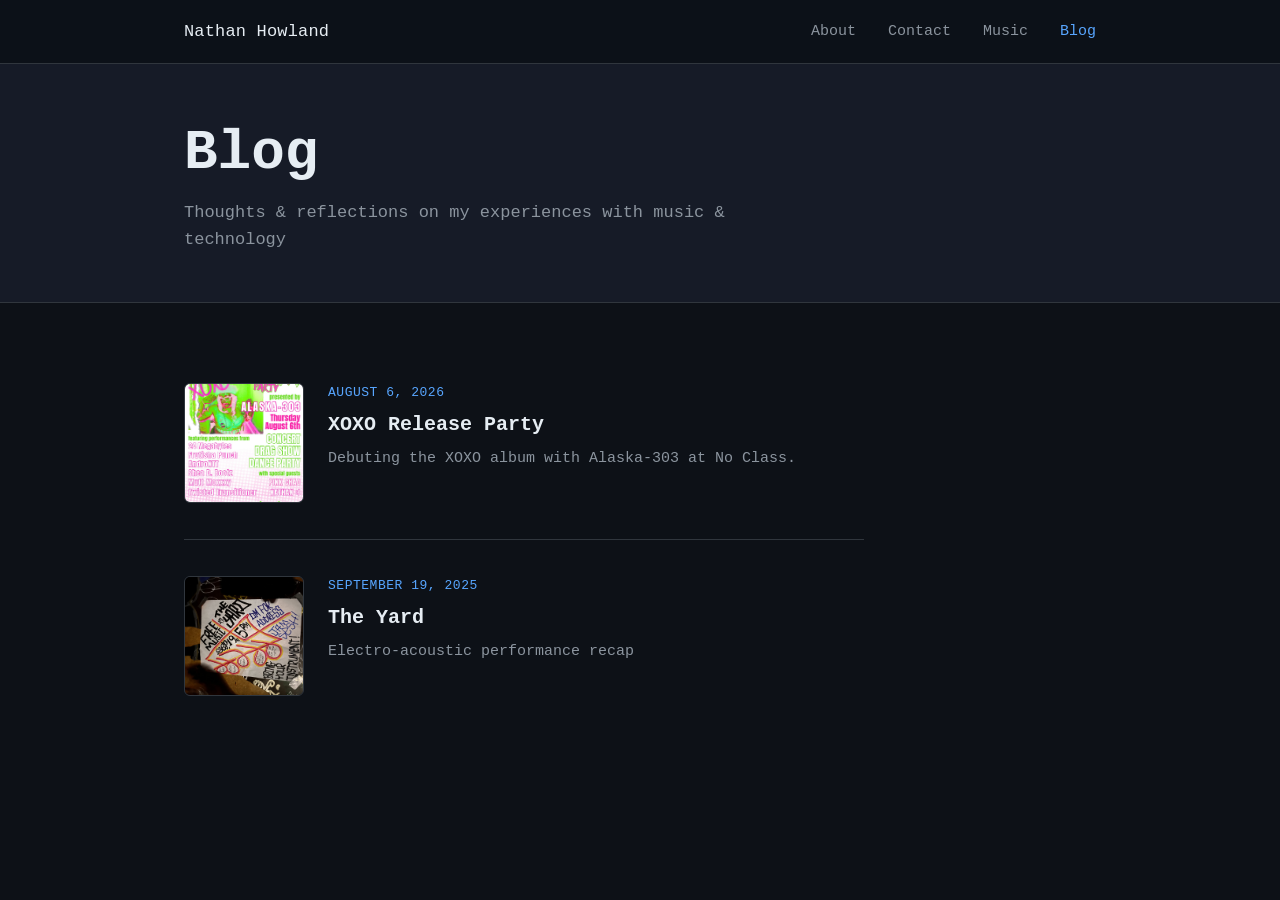
<file: blog.html>
<!DOCTYPE html>
<html lang="en">
<head>
    <meta charset="UTF-8">
    <meta name="viewport" content="width=device-width, initial-scale=1.0">
    <title>Blog &mdash; Nathan Howland</title>
    <link rel="stylesheet" href="css/style.css">
</head>
<body>

    <nav id="nav">
        <div class="nav-inner">
            <a class="nav-logo" href="index.html">Nathan Howland</a>
            <button class="nav-toggle" aria-label="Toggle navigation">
                <span></span><span></span><span></span>
            </button>
            <ul class="nav-links">
                <li><a href="index.html#about">About</a></li>
                <li><a href="index.html#contact">Contact</a></li>
                <li><a href="music.html">Music</a></li>
                <li class="nav-blog"><a href="blog.html" class="active">Blog</a></li>
            </ul>
        </div>
    </nav>

    <div class="page-header">
        <div class="container">
            <h1>Blog</h1>
            <p>Thoughts & reflections on my experiences with music & technology</p>
        </div>
    </div>

    <section class="section">
        <div class="container">
            <div id="post-list" class="blog-list">
                <p class="blog-loading">Loading posts&hellip;</p>
            </div>
        </div>
    </section>

    <script src="js/main.js"></script>
    <script>
        function formatDate(str) {
            const [y, m, d] = str.split('-').map(Number);
            return new Date(y, m - 1, d).toLocaleDateString('en-US', {
                year: 'numeric', month: 'long', day: 'numeric'
            });
        }

        fetch('blog/posts/posts.json')
            .then(r => r.json())
            .then(posts => {
                const list = document.getElementById('post-list');
                list.innerHTML = '';
                if (!posts.length) {
                    list.innerHTML = '<p>No posts yet.</p>';
                    return;
                }
                posts.slice().reverse().forEach(post => {
                    const el = document.createElement('article');
                    el.className = 'blog-entry';
                    const thumb = post.cover
                        ? '<img class="blog-entry-thumb" src="blog/posts/' + post.slug + '/images/' + post.cover + '" alt="" loading="lazy">'
                        : '';
                    el.innerHTML =
                        '<div class="blog-entry-inner">' +
                            thumb +
                            '<div class="blog-entry-content">' +
                                '<time>' + formatDate(post.date) + '</time>' +
                                '<h2><a href="post.html?post=' + encodeURIComponent(post.slug) + '">' + post.title + '</a></h2>' +
                                '<p class="blog-excerpt">' + post.description + '</p>' +
                            '</div>' +
                        '</div>';
                    list.appendChild(el);
                });
            })
            .catch(() => {
                document.getElementById('post-list').innerHTML =
                    '<p>Could not load posts. Serve the site over HTTP to use the blog (e.g. <code>python3 -m http.server</code>).</p>';
            });
    </script>
</body>
</html>
</file>
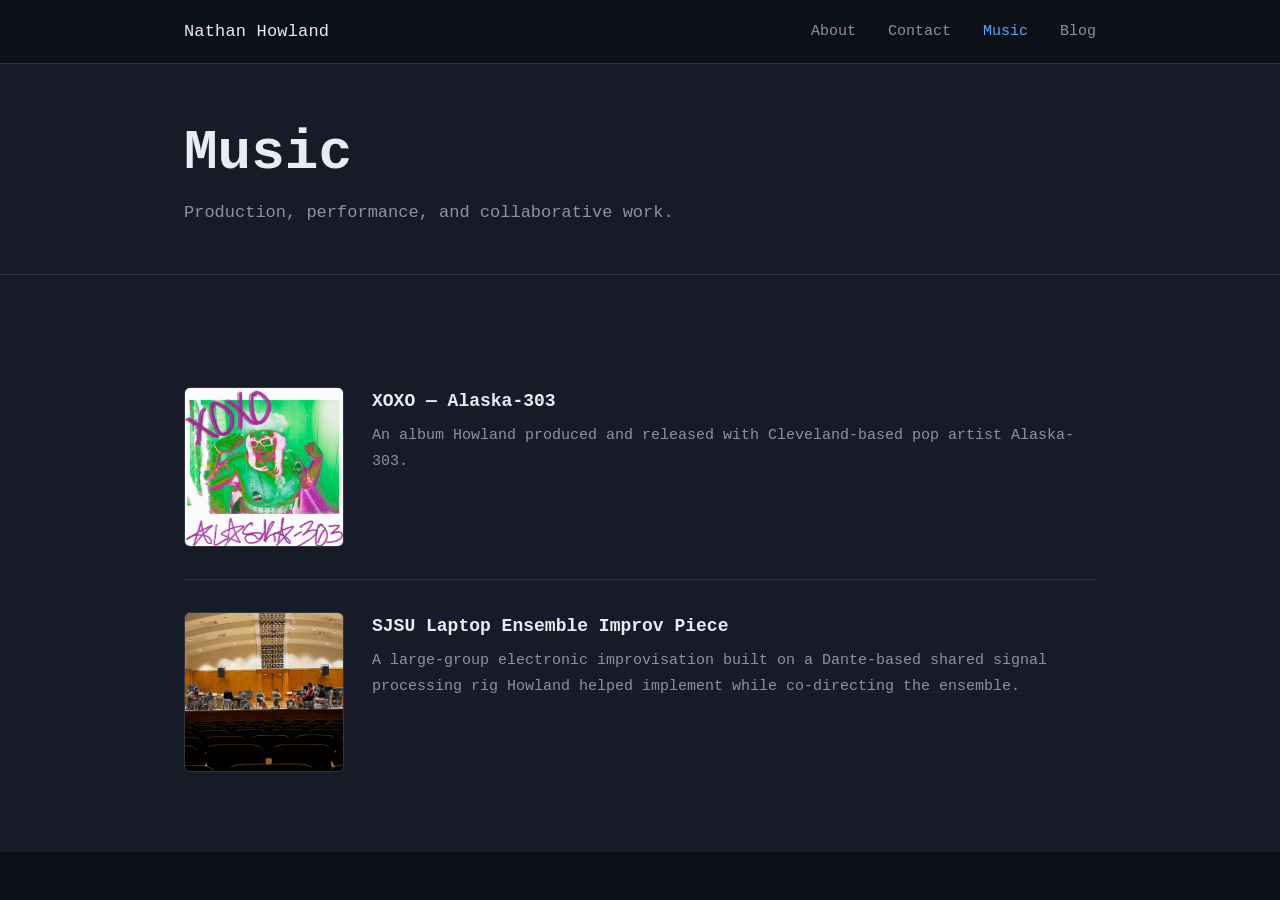
<file: music.html>
<!DOCTYPE html>
<html lang="en">
<head>
    <meta charset="UTF-8">
    <meta name="viewport" content="width=device-width, initial-scale=1.0">
    <title>Music &mdash; Nathan Howland</title>
    <link rel="stylesheet" href="css/style.css">
</head>
<body>

    <nav id="nav">
        <div class="nav-inner">
            <a class="nav-logo" href="index.html">Nathan Howland</a>
            <button class="nav-toggle" aria-label="Toggle navigation">
                <span></span><span></span><span></span>
            </button>
            <ul class="nav-links">
                <li><a href="index.html#about">About</a></li>
                <li><a href="index.html#contact">Contact</a></li>
                <li><a href="music.html" class="active">Music</a></li>
                <li class="nav-blog"><a href="blog.html">Blog</a></li>
            </ul>
        </div>
    </nav>

    <div class="page-header">
        <div class="container">
            <h1>Music</h1>
            <p>Production, performance, and collaborative work.</p>
        </div>
    </div>

    <section id="music" class="section">
        <div class="container">
            <div class="music-list">
                <a class="music-row" href="music/xoxo.html">
                    <img class="music-row-art" src="assets/music/xoxo.jpeg" alt="XOXO album cover">
                    <div class="music-row-text">
                        <h3>XOXO &mdash; Alaska-303</h3>
                        <p>An album Howland produced and released with Cleveland-based pop artist Alaska-303.</p>
                    </div>
                </a>
                <a class="music-row" href="music/laptop-ensemble.html">
                    <img class="music-row-art" src="assets/music/modlark.jpeg" alt="SJSU Laptop Ensemble performing">
                    <div class="music-row-text">
                        <h3>SJSU Laptop Ensemble Improv Piece</h3>
                        <p>A large-group electronic improvisation built on a Dante-based shared signal processing rig Howland helped implement while co-directing the ensemble.</p>
                    </div>
                </a>
            </div>
        </div>
    </section>

    <script src="js/main.js"></script>
</body>
</html>
</file>
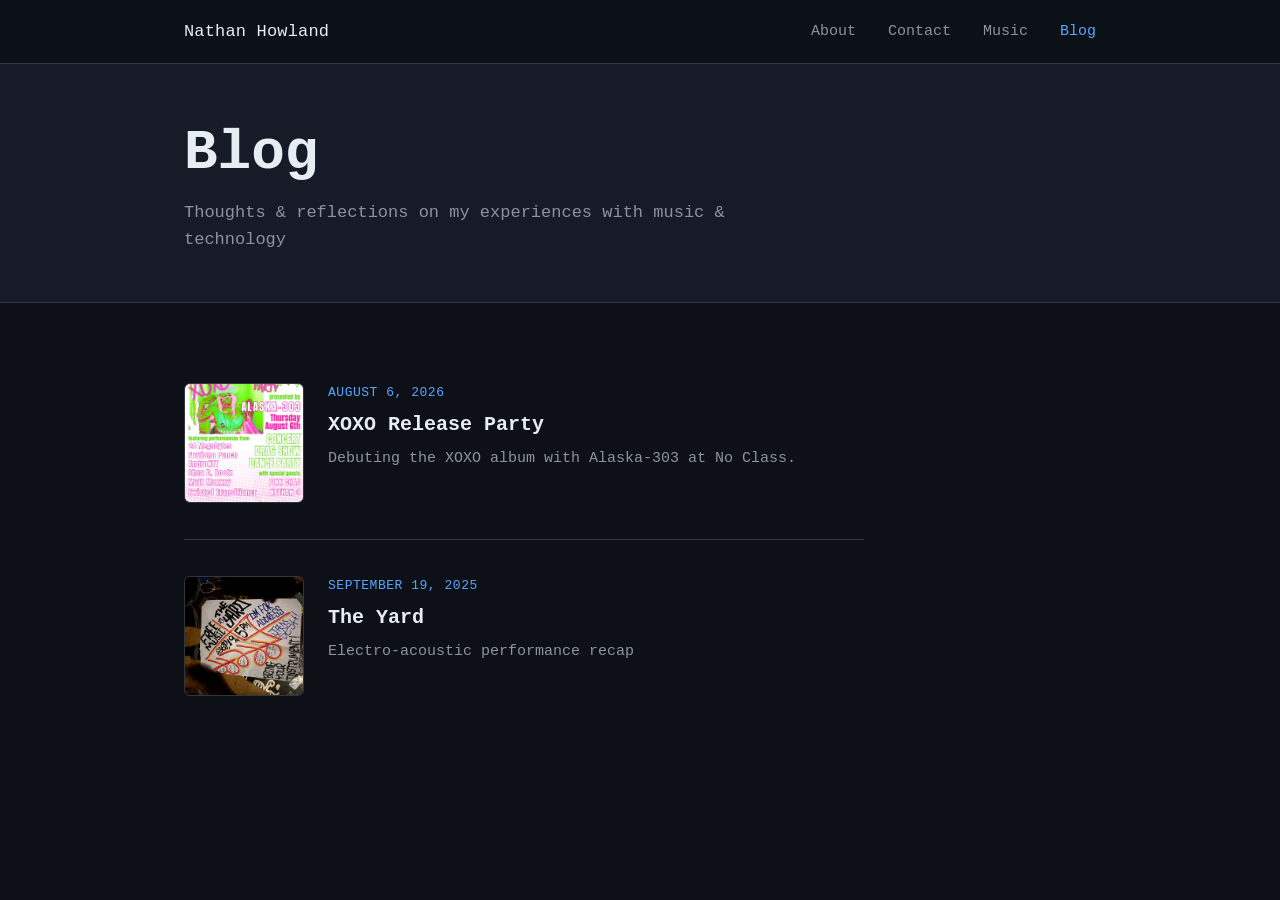
<file: post.html>
<!DOCTYPE html>
<html lang="en">
<head>
    <meta charset="UTF-8">
    <meta name="viewport" content="width=device-width, initial-scale=1.0">
    <title>Post &mdash; Nathan Howland</title>
    <link rel="stylesheet" href="css/style.css">
</head>
<body>

    <nav id="nav">
        <div class="nav-inner">
            <a class="nav-logo" href="index.html">Nathan Howland</a>
            <button class="nav-toggle" aria-label="Toggle navigation">
                <span></span><span></span><span></span>
            </button>
            <ul class="nav-links">
                <li><a href="index.html#about">About</a></li>
                <li><a href="index.html#contact">Contact</a></li>
                <li><a href="music.html">Music</a></li>
                <li class="nav-blog"><a href="blog.html">Blog</a></li>
            </ul>
        </div>
    </nav>

    <section class="section">
        <div class="container">
            <a href="blog.html" class="post-back">&larr; Back to Blog</a>
            <div class="post-header">
                <time id="post-date"></time>
                <h1 id="post-title">Loading&hellip;</h1>
            </div>
            <div id="post-body" class="post-body"></div>
            <a href="blog.html" class="post-back post-back-bottom">&larr; Back to Blog</a>
        </div>
    </section>

    <script src="js/main.js"></script>
    <script>
        function formatDate(str) {
            const [y, m, d] = str.split('-').map(Number);
            return new Date(y, m - 1, d).toLocaleDateString('en-US', {
                year: 'numeric', month: 'long', day: 'numeric'
            });
        }

        const params = new URLSearchParams(window.location.search);
        const slug = params.get('post');

        if (!slug) {
            window.location.href = 'blog.html';
        } else {
            Promise.all([
                fetch('blog/posts/posts.json').then(r => r.json()),
                fetch('blog/posts/' + slug + '/post.txt').then(r => r.text())
            ]).then(function(results) {
                const posts = results[0];
                const text = results[1];
                const meta = posts.find(function(p) { return p.slug === slug; }) || {};
                const imagesDir = 'blog/posts/' + slug + '/images/';

                document.title = (meta.title || 'Post') + ' — Nathan Howland';
                document.getElementById('post-title').textContent = meta.title || slug;
                if (meta.date) {
                    document.getElementById('post-date').textContent = formatDate(meta.date);
                }

                const body = document.getElementById('post-body');
                text.trim().split(/\n\n+/).forEach(function(block) {
                    const trimmed = block.trim();
                    if (!trimmed) return;

                    // Image tag: [image: filename.jpg] or [image: filename.jpg | caption]
                    const imgMatch = trimmed.match(/^\[image:\s*([^\]|]+?)(?:\|\s*([^\]]*))?\]$/i);
                    if (imgMatch) {
                        const figure = document.createElement('figure');
                        figure.className = 'post-figure';
                        const img = document.createElement('img');
                        img.src = imagesDir + imgMatch[1].trim();
                        img.alt = imgMatch[2] ? imgMatch[2].trim() : '';
                        img.className = 'post-img';
                        figure.appendChild(img);
                        if (imgMatch[2] && imgMatch[2].trim()) {
                            const cap = document.createElement('figcaption');
                            cap.textContent = imgMatch[2].trim();
                            figure.appendChild(cap);
                        }
                        body.appendChild(figure);
                        return;
                    }

                    // Image pair tag: [imagepair: a.jpg | b.jpg]
                    const pairMatch = trimmed.match(/^\[imagepair:\s*([^\]|]+?)\s*\|\s*([^\]|]+?)\]$/i);
                    if (pairMatch) {
                        const wrap = document.createElement('div');
                        wrap.className = 'post-imagepair';
                        [pairMatch[1], pairMatch[2]].forEach(function(name) {
                            const img = document.createElement('img');
                            img.src = imagesDir + name.trim();
                            img.alt = '';
                            wrap.appendChild(img);
                        });
                        body.appendChild(wrap);
                        return;
                    }

                    // Video tag: [video: path/to/file.mov] or [video: path | caption]
                    const videoMatch = trimmed.match(/^\[video:\s*([^\]|]+?)(?:\|\s*([^\]]*))?\]$/i);
                    if (videoMatch) {
                        const figure = document.createElement('figure');
                        figure.className = 'post-figure';
                        const video = document.createElement('video');
                        video.src = videoMatch[1].trim();
                        video.className = 'post-video';
                        video.controls = true;
                        video.preload = 'metadata';
                        video.playsInline = true;
                        figure.appendChild(video);
                        if (videoMatch[2] && videoMatch[2].trim()) {
                            const cap = document.createElement('figcaption');
                            cap.textContent = videoMatch[2].trim();
                            figure.appendChild(cap);
                        }
                        body.appendChild(figure);
                        return;
                    }

                    // Instagram embed: [instagram: url] or [instagram: url | caption]
                    const igMatch = trimmed.match(/^\[instagram:\s*([^\]|]+?)(?:\|\s*([^\]]*))?\]$/i);
                    if (igMatch) {
                        const shortcodeMatch = igMatch[1].trim().match(/\/(p|reel|tv)\/([^/?]+)/);
                        if (shortcodeMatch) {
                            const figure = document.createElement('figure');
                            figure.className = 'post-figure';
                            const wrap = document.createElement('div');
                            wrap.className = 'media-instagram-wrap';
                            const iframe = document.createElement('iframe');
                            iframe.src = 'https://www.instagram.com/' + shortcodeMatch[1] + '/' + shortcodeMatch[2] + '/embed';
                            iframe.allowFullscreen = true;
                            wrap.appendChild(iframe);
                            figure.appendChild(wrap);
                            if (igMatch[2] && igMatch[2].trim()) {
                                const cap = document.createElement('figcaption');
                                cap.textContent = igMatch[2].trim();
                                figure.appendChild(cap);
                            }
                            body.appendChild(figure);
                            return;
                        }
                    }

                    // Gallery tag: [gallery: a.jpg, b.jpg, c.jpg]
                    const galleryMatch = trimmed.match(/^\[gallery:\s*([^\]]+)\]$/i);
                    if (galleryMatch) {
                        const grid = document.createElement('div');
                        grid.className = 'post-gallery';
                        galleryMatch[1].split(',').forEach(function(name) {
                            const trimmedName = name.trim();
                            if (!trimmedName) return;
                            const img = document.createElement('img');
                            img.src = imagesDir + trimmedName;
                            img.alt = '';
                            img.loading = 'lazy';
                            grid.appendChild(img);
                        });
                        body.appendChild(grid);
                        return;
                    }

                    const p = document.createElement('p');
                    p.textContent = trimmed.replace(/\n/g, ' ');
                    body.appendChild(p);
                });
            }).catch(function() {
                document.getElementById('post-title').textContent = 'Post not found';
                document.getElementById('post-body').innerHTML = '<p>Could not load this post.</p>';
            });
        }
    </script>
</body>
</html>
</file>
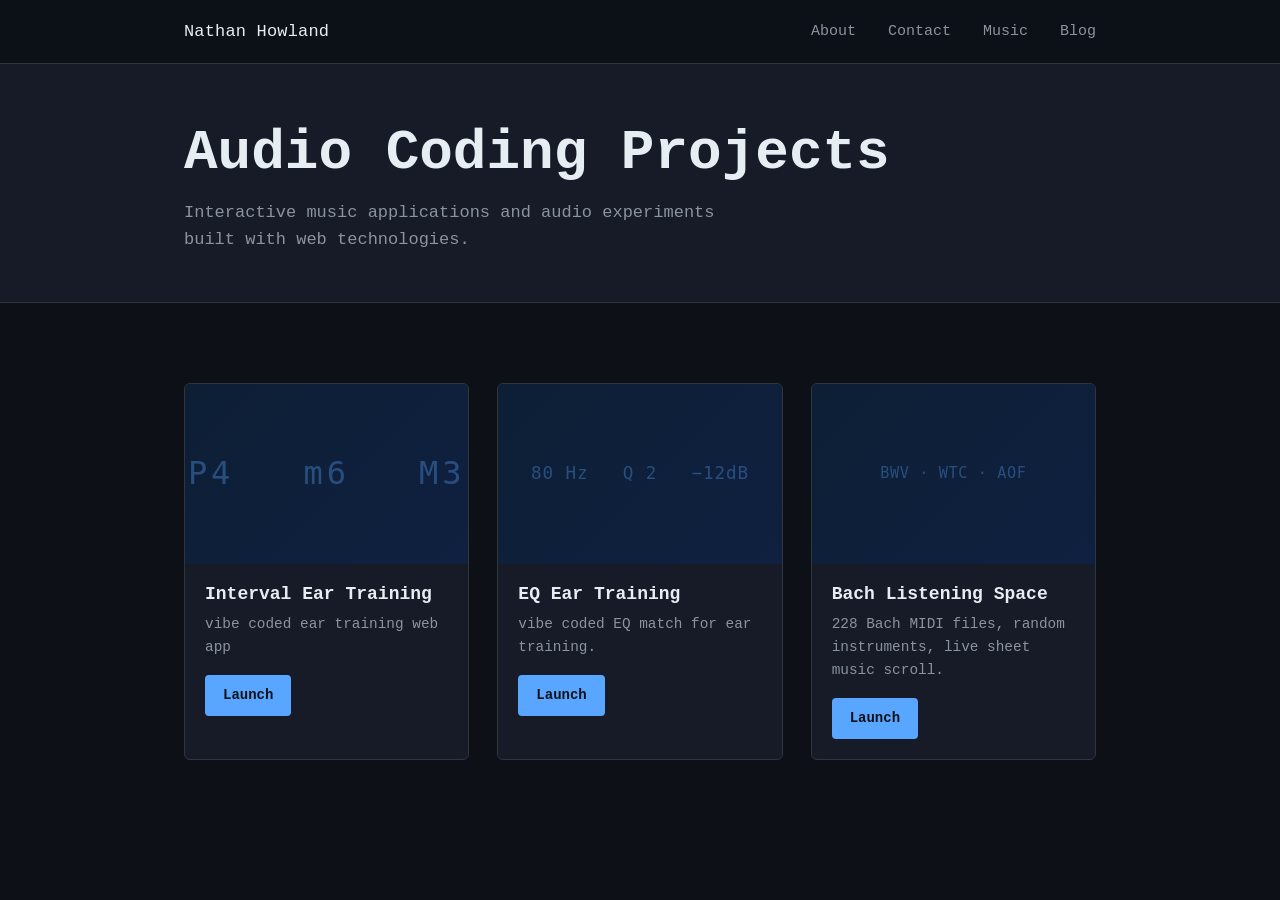
<file: projects.html>
<!DOCTYPE html>
<html lang="en">
<head>
    <meta charset="UTF-8">
    <meta name="viewport" content="width=device-width, initial-scale=1.0">
    <title>Audio Projects &mdash; Nathan Howland</title>
    <link rel="stylesheet" href="css/style.css">
</head>
<body>

    <nav id="nav">
        <div class="nav-inner">
            <a class="nav-logo" href="index.html">Nathan Howland</a>
            <button class="nav-toggle" aria-label="Toggle navigation">
                <span></span><span></span><span></span>
            </button>
            <ul class="nav-links">
                <li><a href="index.html#about">About</a></li>
                <li><a href="index.html#contact">Contact</a></li>
                <li><a href="music.html">Music</a></li>
                <li class="nav-blog"><a href="blog.html">Blog</a></li>
            </ul>
        </div>
    </nav>

    <div class="page-header">
        <div class="container">
            <h1>Audio Coding Projects</h1>
            <p>Interactive music applications and audio experiments built with web technologies.</p>
        </div>
    </div>

    <section class="section">
        <div class="container">
            <div class="projects-grid">

                <!-- Add project cards here. Example structure:
                <div class="project-card">
                    <img class="project-preview" src="assets/project-screenshot.png" alt="Project name">
                    <div class="project-info">
                        <h3>Project Name</h3>
                        <p>Short description of what the app does.</p>
                        <a href="https://your-app-url.com" target="_blank" rel="noopener" class="btn btn-primary btn-sm">Launch</a>
                    </div>
                </div>
                -->

                <div class="project-card">
                    <div class="project-preview project-preview--quiz">P4 &nbsp; m6 &nbsp; M3</div>
                    <div class="project-info">
                        <h3>Interval Ear Training</h3>
                        <p>vibe coded ear training web app</p>
                        <a href="projects/interval-quiz.html" class="btn btn-primary btn-sm">Launch</a>
                    </div>
                </div>

                <div class="project-card">
                    <div class="project-preview project-preview--quiz" style="font-size:1.1rem; letter-spacing:0.05em;">80 Hz &nbsp; Q 2 &nbsp; −12dB</div>
                    <div class="project-info">
                        <h3>EQ Ear Training</h3>
                        <p>vibe coded EQ match for ear training.</p>
                        <a href="projects/eq-trainer.html" class="btn btn-primary btn-sm">Launch</a>
                    </div>
                </div>

                <div class="project-card">
                    <div class="project-preview project-preview--quiz" style="font-size:0.95rem; letter-spacing:0.04em; line-height:1.7;">BWV · WTC · AOF</div>
                    <div class="project-info">
                        <h3>Bach Listening Space</h3>
                        <p>228 Bach MIDI files, random instruments, live sheet music scroll.</p>
                        <a href="projects/bach-player.html" class="btn btn-primary btn-sm">Launch</a>
                    </div>
                </div>

            </div>
        </div>
    </section>

    <script src="js/main.js"></script>
</body>
</html>
</file>
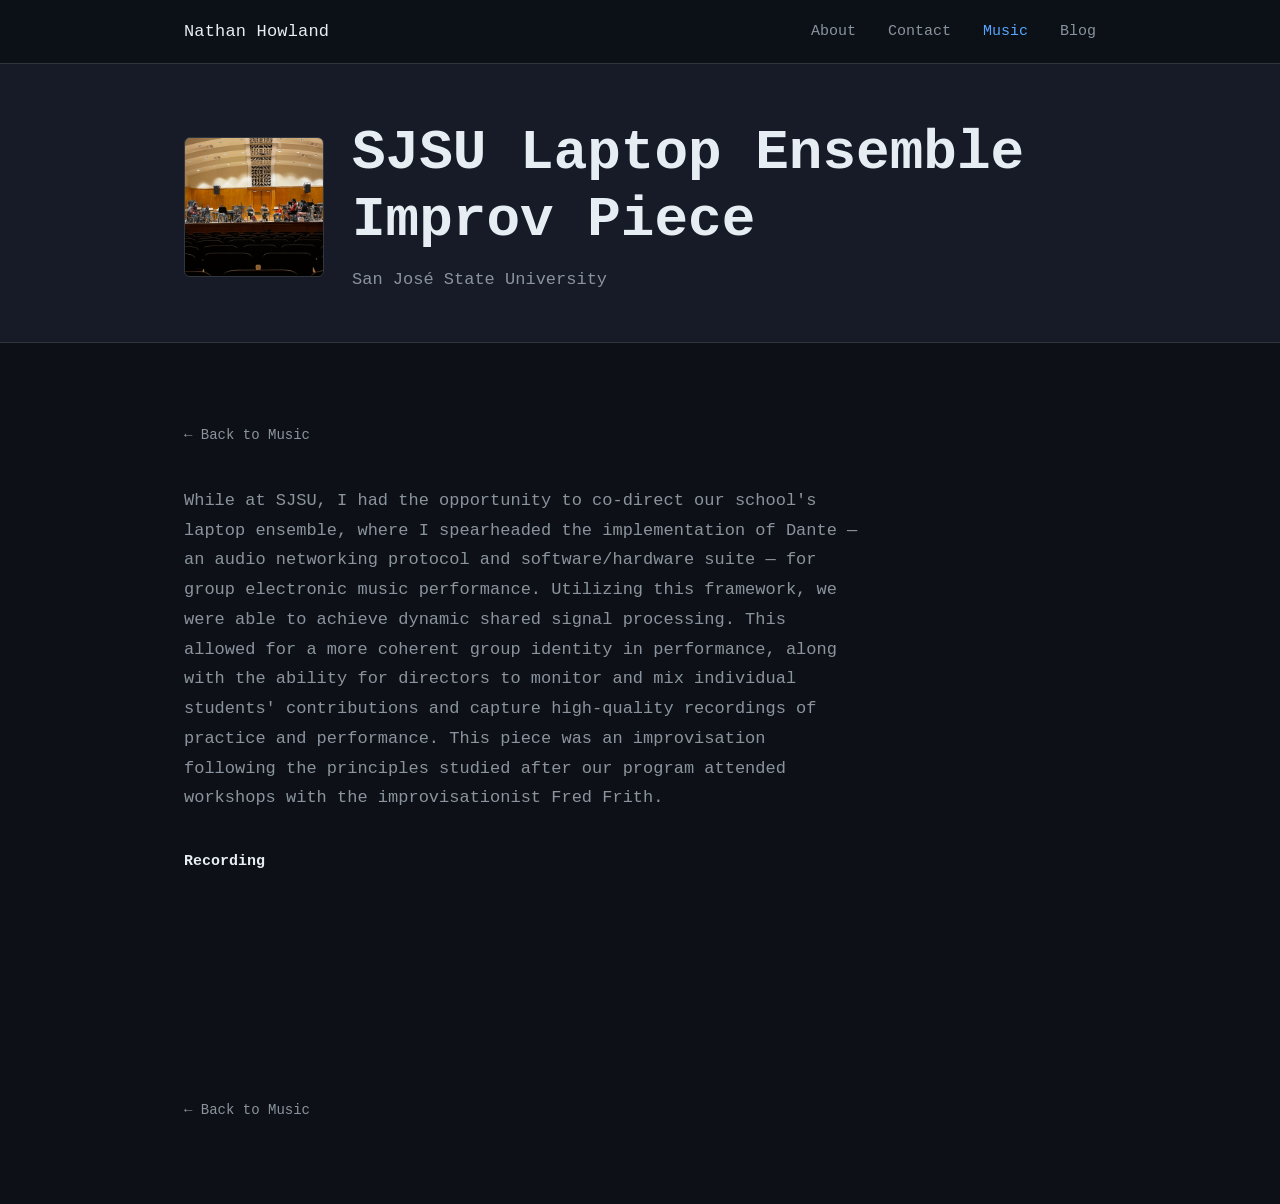
<file: music/laptop-ensemble.html>
<!DOCTYPE html>
<html lang="en">
<head>
    <meta charset="UTF-8">
    <meta name="viewport" content="width=device-width, initial-scale=1.0">
    <title>SJSU Laptop Ensemble &mdash; Nathan Howland</title>
    <link rel="stylesheet" href="../css/style.css">
</head>
<body>

    <nav id="nav">
        <div class="nav-inner">
            <a class="nav-logo" href="../index.html">Nathan Howland</a>
            <button class="nav-toggle" aria-label="Toggle navigation">
                <span></span><span></span><span></span>
            </button>
            <ul class="nav-links">
                <li><a href="../index.html#about">About</a></li>
                <li><a href="../index.html#contact">Contact</a></li>
                <li><a href="../music.html" class="active">Music</a></li>
                <li class="nav-blog"><a href="../blog.html">Blog</a></li>
            </ul>
        </div>
    </nav>

    <div class="page-header">
        <div class="container project-header-inner">
            <img class="project-cover" src="../assets/music/modlark.jpeg" alt="SJSU Laptop Ensemble performing">
            <div>
                <h1>SJSU Laptop Ensemble Improv Piece</h1>
                <p class="project-artist">San Jos&eacute; State University</p>
            </div>
        </div>
    </div>

    <section class="section">
        <div class="container">
            <a href="../music.html" class="post-back">&larr; Back to Music</a>

            <p class="lead">While at SJSU, I had the opportunity to co-direct our school's laptop ensemble, where I spearheaded the implementation of Dante &mdash; an audio networking protocol and software/hardware suite &mdash; for group electronic music performance. Utilizing this framework, we were able to achieve dynamic shared signal processing. This allowed for a more coherent group identity in performance, along with the ability for directors to monitor and mix individual students' contributions and capture high-quality recordings of practice and performance. This piece was an improvisation following the principles studied after our program attended workshops with the improvisationist Fred Frith.</p>

            <div class="project-media">
                <h4>Recording</h4>
                <iframe class="media-soundcloud" scrolling="no" frameborder="no" allow="autoplay"
                    src="https://w.soundcloud.com/player/?url=https%3A//soundcloud.com/user-574302679/improv_piece&color=%231e3a5f&auto_play=false&hide_related=true&show_comments=false&show_user=true&show_reposts=false&show_teaser=false&visual=true">
                </iframe>
            </div>

            <a href="../music.html" class="post-back post-back-bottom">&larr; Back to Music</a>
        </div>
    </section>

    <script src="../js/main.js"></script>
</body>
</html>
</file>
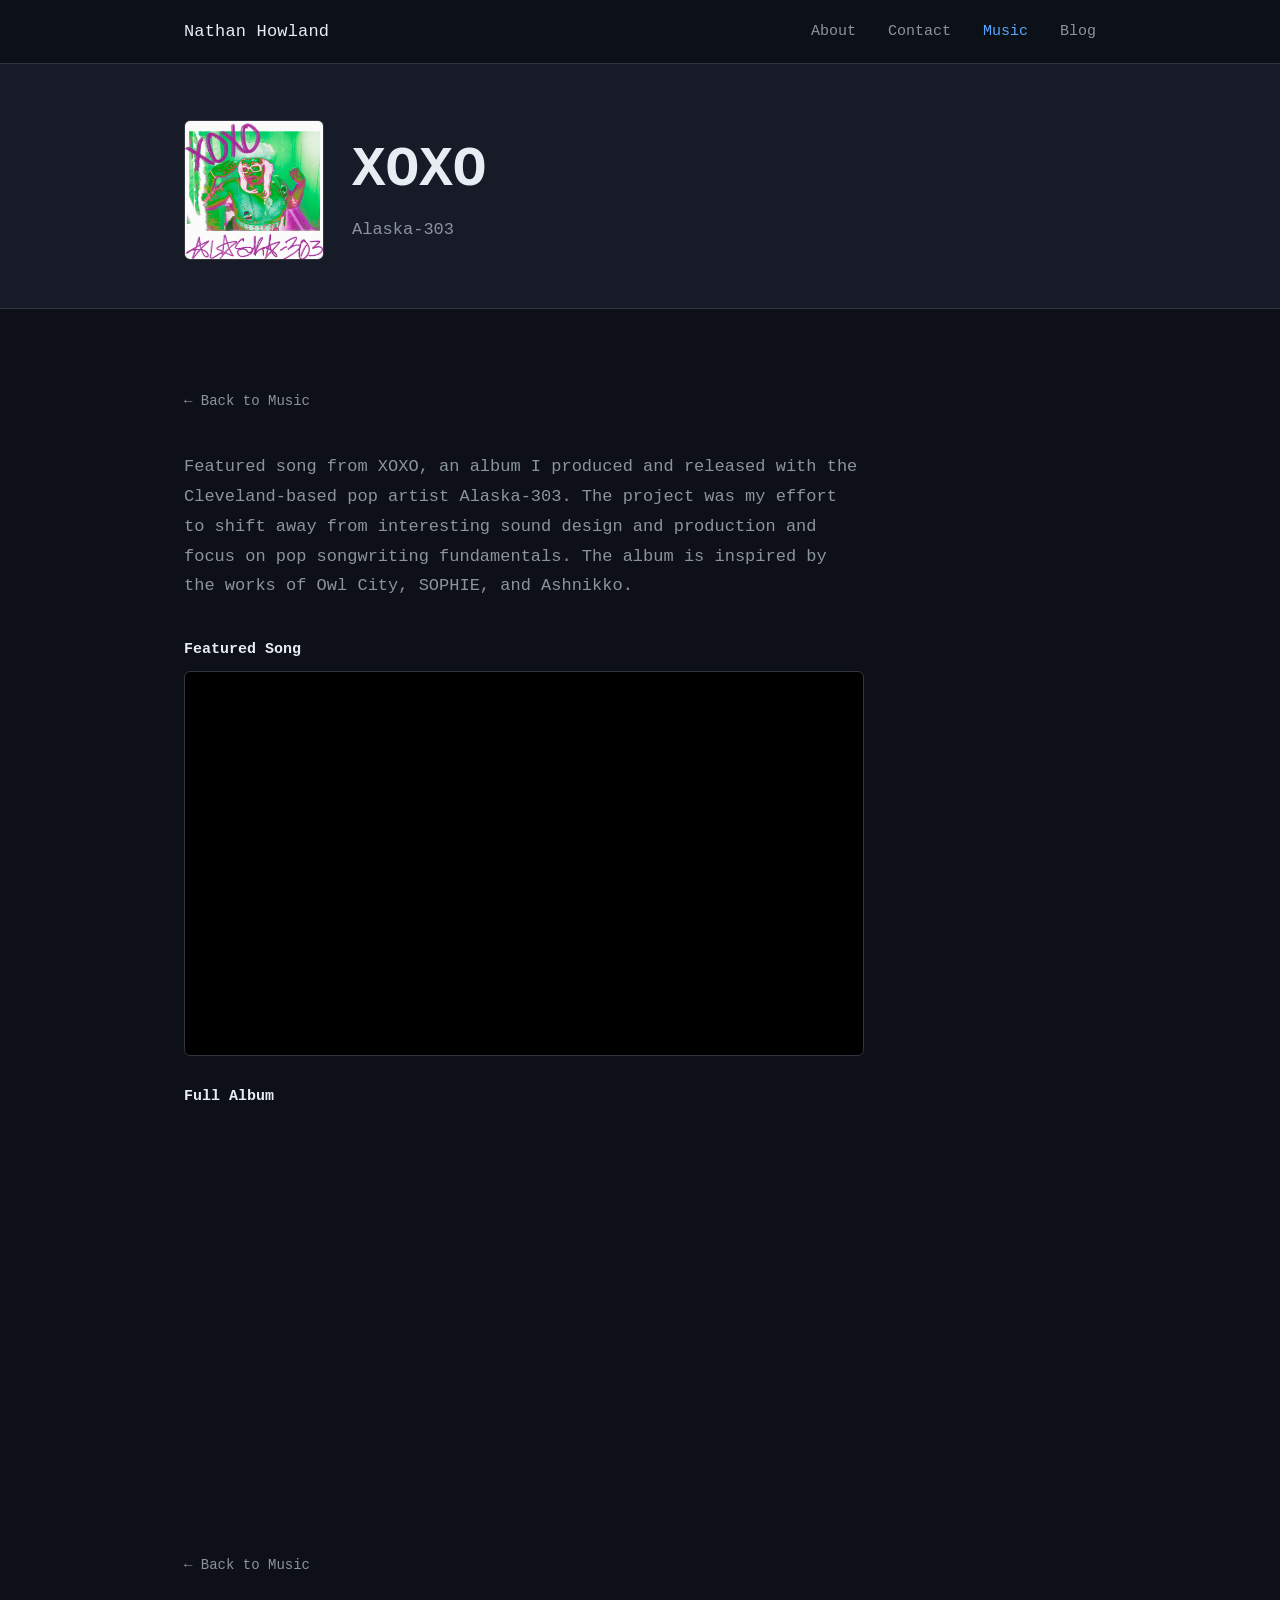
<file: music/xoxo.html>
<!DOCTYPE html>
<html lang="en">
<head>
    <meta charset="UTF-8">
    <meta name="viewport" content="width=device-width, initial-scale=1.0">
    <title>XOXO &mdash; Nathan Howland</title>
    <link rel="stylesheet" href="../css/style.css">
</head>
<body>

    <nav id="nav">
        <div class="nav-inner">
            <a class="nav-logo" href="../index.html">Nathan Howland</a>
            <button class="nav-toggle" aria-label="Toggle navigation">
                <span></span><span></span><span></span>
            </button>
            <ul class="nav-links">
                <li><a href="../index.html#about">About</a></li>
                <li><a href="../index.html#contact">Contact</a></li>
                <li><a href="../music.html" class="active">Music</a></li>
                <li class="nav-blog"><a href="../blog.html">Blog</a></li>
            </ul>
        </div>
    </nav>

    <div class="page-header">
        <div class="container project-header-inner">
            <img class="project-cover" src="../assets/music/xoxo.jpeg" alt="XOXO album cover">
            <div>
                <h1>XOXO</h1>
                <p class="project-artist">Alaska-303</p>
            </div>
        </div>
    </div>

    <section class="section">
        <div class="container">
            <a href="../music.html" class="post-back">&larr; Back to Music</a>

            <p class="lead">Featured song from XOXO, an album I produced and released with the Cleveland-based pop artist Alaska-303. The project was my effort to shift away from interesting sound design and production and focus on pop songwriting fundamentals. The album is inspired by the works of Owl City, SOPHIE, and Ashnikko.</p>

            <div class="project-media">
                <h4>Featured Song</h4>
                <div class="media-youtube-wrap">
                    <iframe src="https://www.youtube.com/embed/yljELzd57fU" title="XOXO &mdash; Alaska-303" allow="accelerometer; autoplay; clipboard-write; encrypted-media; gyroscope; picture-in-picture" allowfullscreen></iframe>
                </div>
            </div>

            <div class="project-media">
                <h4>Full Album</h4>
                <iframe class="media-soundcloud-set" scrolling="no" frameborder="no" allow="autoplay"
                    src="https://w.soundcloud.com/player/?url=https%3A//soundcloud.com/scorpio-rising/sets/xoxo&color=%231e3a5f&auto_play=false&hide_related=true&show_comments=false&show_user=true&show_reposts=false&show_teaser=false&visual=true">
                </iframe>
            </div>

            <a href="../music.html" class="post-back post-back-bottom">&larr; Back to Music</a>
        </div>
    </section>

    <script src="../js/main.js"></script>
</body>
</html>
</file>
<file: css/style.css>
/* ===== Reset & Base ===== */
*, *::before, *::after { box-sizing: border-box; margin: 0; padding: 0; }

:root {
    --bg: #0d1117;
    --bg-alt: #161b27;
    --text: #e6edf3;
    --text-muted: #8b949e;
    --accent: #58a6ff;
    --accent-light: #79b8ff;
    --border: #30363d;
    --max-width: 960px;
    --nav-height: 64px;
}

html { scroll-behavior: smooth; }

body {
    font-family: 'SF Mono', Monaco, 'Cascadia Code', 'Roboto Mono', Consolas, 'Courier New', monospace;
    background: var(--bg);
    color: var(--text);
    line-height: 1.6;
    font-size: 16px;
}

/* ===== Typography ===== */
h1, h2, h3, h4 {
    font-family: 'SF Mono', Monaco, 'Cascadia Code', 'Roboto Mono', Consolas, 'Courier New', monospace;
    line-height: 1.2;
    color: var(--text);
}

h1 { font-size: clamp(2rem, 5vw, 3.5rem); }
h2 { font-size: clamp(1.5rem, 3vw, 2rem); margin-bottom: 2rem; }
h3 { font-size: 1.125rem; }

p { color: var(--text-muted); }
.lead { font-size: 1.0625rem; line-height: 1.75; max-width: 680px; }
.lead + .lead { margin-top: 1.25rem; }

a { color: var(--accent); text-decoration: none; }
a:hover { text-decoration: underline; }

/* ===== Layout ===== */
.container {
    max-width: var(--max-width);
    margin: 0 auto;
    padding: 0 24px;
}

.section { padding: 80px 0; }
.section-alt { background: var(--bg-alt); }


/* ===== Nav ===== */
#nav {
    position: fixed;
    top: 0; left: 0; right: 0;
    height: var(--nav-height);
    background: rgba(13, 17, 23, 0.92);
    backdrop-filter: blur(12px);
    border-bottom: 1px solid var(--border);
    z-index: 100;
}

.nav-inner {
    max-width: var(--max-width);
    margin: 0 auto;
    padding: 0 24px;
    height: 100%;
    display: flex;
    align-items: center;
    justify-content: space-between;
}

.nav-logo {
    font-family: 'SF Mono', Monaco, 'Cascadia Code', 'Roboto Mono', Consolas, 'Courier New', monospace;
    font-size: 1.0625rem;
    color: var(--text);
    letter-spacing: 0.01em;
}
.nav-logo:hover { text-decoration: none; color: var(--accent); }

.nav-links {
    list-style: none;
    display: flex;
    gap: 32px;
}

.nav-links a {
    color: var(--text-muted);
    font-size: 0.9375rem;
    transition: color 0.15s;
}

.nav-links a:hover,
.nav-links a.active {
    color: var(--accent);
    text-decoration: none;
}

.nav-toggle {
    display: none;
    flex-direction: column;
    gap: 5px;
    background: none;
    border: none;
    cursor: pointer;
    padding: 4px;
}

.nav-toggle span {
    display: block;
    width: 22px;
    height: 2px;
    background: var(--text-muted);
    transition: all 0.2s;
}

/* ===== Hero ===== */
.hero {
    position: relative;
    min-height: 100vh;
    display: flex;
    align-items: center;
    padding-top: var(--nav-height);
    background-color: var(--bg);
    overflow: hidden;
}

.hero::before {
    content: '';
    position: absolute;
    inset: 0;
    background-image: url('../assets/coldvisions-watermark.png');
    background-size: cover;
    background-position: center center;
    background-repeat: no-repeat;
    opacity: 0.08;
    pointer-events: none;
}

.hero-inner {
    position: relative;
    z-index: 1;
    max-width: var(--max-width);
    margin: 0 auto;
    padding: 60px 24px;
    display: flex;
    align-items: center;
    gap: 64px;
}

.hero-photo {
    flex-shrink: 0;
    width: 260px;
    height: 260px;
    background-image: url('../assets/profile.jpg');
    background-size: cover;
    background-position: 50% 22%;
    background-repeat: no-repeat;
    border-radius: 50%;
    border: 2px solid var(--accent);
    box-shadow: 0 0 24px rgba(88, 166, 255, 0.2);
}

.hero-text h1 { margin-bottom: 12px; color: var(--text); }

.hero-subtitle {
    font-size: 1.125rem;
    color: var(--text-muted);
    margin-bottom: 32px;
    letter-spacing: 0.03em;
}

.hero-actions {
    display: flex;
    gap: 12px;
    flex-wrap: wrap;
}

/* ===== Buttons ===== */
.btn {
    display: inline-block;
    padding: 10px 24px;
    border-radius: 4px;
    font-size: 0.9375rem;
    font-weight: 500;
    transition: all 0.15s;
    cursor: pointer;
    text-decoration: none;
}

.btn-primary {
    background: var(--accent);
    color: #0d1117;
    border: 2px solid var(--accent);
    font-weight: 600;
}

.btn-primary:hover {
    background: var(--accent-light);
    border-color: var(--accent-light);
    box-shadow: 0 0 18px rgba(88, 166, 255, 0.35);
    text-decoration: none;
    color: #0d1117;
}

.btn-secondary {
    background: transparent;
    color: var(--accent);
    border: 2px solid var(--accent);
}

.btn-secondary:hover {
    background: rgba(88, 166, 255, 0.1);
    box-shadow: 0 0 14px rgba(88, 166, 255, 0.2);
    text-decoration: none;
    color: var(--accent);
}

.btn-sm { padding: 7px 16px; font-size: 0.875rem; }

/* ===== Timeline ===== */
.timeline {
    position: relative;
    padding-left: 24px;
}

.timeline::before {
    content: '';
    position: absolute;
    left: 0;
    top: 8px;
    bottom: 8px;
    width: 2px;
    background: var(--border);
}

.timeline-entry {
    position: relative;
    padding-left: 32px;
    padding-bottom: 40px;
}

.timeline-entry:last-child { padding-bottom: 0; }

.timeline-entry::before {
    content: '';
    position: absolute;
    left: -7px;
    top: 6px;
    width: 12px;
    height: 12px;
    border-radius: 50%;
    background: var(--bg-alt);
    border: 2px solid var(--accent);
    box-shadow: 0 0 8px rgba(88, 166, 255, 0.3);
}

.timeline-date {
    font-size: 0.8125rem;
    color: var(--accent);
    letter-spacing: 0.04em;
    text-transform: uppercase;
    margin-bottom: 4px;
    font-weight: 500;
}

.timeline-content h3 { margin-bottom: 2px; }

.timeline-company {
    font-size: 0.875rem;
    color: var(--text-muted);
    display: block;
    margin-bottom: 8px;
    font-style: italic;
}

.timeline-content p { font-size: 0.9375rem; }

/* ===== Music Page: Project List ===== */
.music-list {
    display: flex;
    flex-direction: column;
    margin-top: 32px;
}

.music-row {
    display: flex;
    gap: 28px;
    align-items: flex-start;
    padding: 32px 0;
    border-bottom: 1px solid var(--border);
    color: inherit;
}

.music-row:first-child { padding-top: 0; }
.music-row:last-child { border-bottom: none; padding-bottom: 0; }

.music-row:hover { text-decoration: none; }
.music-row:hover .music-row-art { border-color: rgba(88, 166, 255, 0.4); }
.music-row:hover .music-row-text h3 { color: var(--accent); }

.music-row-art {
    width: 160px;
    height: 160px;
    object-fit: cover;
    border-radius: 6px;
    border: 1px solid var(--border);
    flex-shrink: 0;
    transition: border-color 0.15s;
}

.music-row-text { flex: 1; min-width: 0; padding-top: 4px; }

.music-row-text h3 {
    margin-bottom: 10px;
    color: var(--text);
    transition: color 0.15s;
}

.music-row-text p {
    font-size: 0.9375rem;
    line-height: 1.75;
}

/* ===== Music Project Detail Pages ===== */
.project-header-inner {
    display: flex;
    align-items: center;
    gap: 28px;
}

.project-cover {
    width: 140px;
    height: 140px;
    object-fit: cover;
    border-radius: 6px;
    border: 1px solid var(--border);
    flex-shrink: 0;
}

.project-artist {
    font-size: 1.0625rem;
    color: var(--text-muted);
    margin-top: 4px;
}

.project-media { margin-top: 40px; max-width: 680px; }
.project-media + .project-media { margin-top: 32px; }

.project-media h4 {
    font-size: 0.9375rem;
    color: var(--text);
    margin-bottom: 12px;
}

.media-video {
    width: 100%;
    display: block;
    background: #000;
    border-radius: 6px;
    border: 1px solid var(--border);
}

.media-soundcloud {
    width: 100%;
    height: 200px;
    display: block;
    border: none;
}

.media-soundcloud-set {
    width: 100%;
    height: 420px;
    display: block;
    border: none;
}

.media-youtube-wrap {
    position: relative;
    width: 100%;
    height: 0;
    padding-bottom: 56.25%;
    background: #000;
    border-radius: 6px;
    overflow: hidden;
    border: 1px solid var(--border);
}

.media-youtube-wrap iframe {
    position: absolute;
    inset: 0;
    width: 100%;
    height: 100%;
    border: none;
    display: block;
}

/* ===== Contact ===== */
.contact-container { text-align: center; }
.contact-container .lead { margin: 0 auto 40px; }

.contact-links {
    display: flex;
    flex-direction: column;
    align-items: center;
    gap: 16px;
}

.contact-item {
    display: flex;
    align-items: center;
    gap: 16px;
    color: var(--text);
    font-size: 1.0625rem;
    transition: color 0.15s;
}

.contact-item:hover {
    color: var(--accent);
    text-decoration: none;
}

.contact-label {
    font-weight: 600;
    font-size: 0.8125rem;
    text-transform: uppercase;
    letter-spacing: 0.08em;
    color: var(--accent);
    min-width: 60px;
    text-align: right;
}

/* ===== Social Links ===== */
.social-links {
    display: flex;
    gap: 16px;
    justify-content: center;
    margin-top: 28px;
}

.social-link {
    display: flex;
    align-items: center;
    justify-content: center;
    width: 44px;
    height: 44px;
    border-radius: 50%;
    border: 1.5px solid var(--border);
    color: var(--text-muted);
    font-size: 1.125rem;
    transition: all 0.15s;
}

.social-link:hover {
    border-color: var(--accent);
    color: var(--accent);
    box-shadow: 0 0 14px rgba(88, 166, 255, 0.25);
    text-decoration: none;
}

/* ===== Footer ===== */
footer {
    border-top: 1px solid var(--border);
    padding: 24px 0;
    text-align: center;
}

footer p { font-size: 0.875rem; color: var(--text-muted); }

/* ===== Projects Page ===== */
.page-header {
    padding: 120px 0 48px;
    background: var(--bg-alt);
    border-bottom: 1px solid var(--border);
}

.page-header h1 { margin-bottom: 12px; }
.page-header p { font-size: 1.0625rem; max-width: 560px; color: var(--text-muted); }

.projects-grid {
    display: grid;
    grid-template-columns: repeat(auto-fill, minmax(280px, 1fr));
    gap: 28px;
}

.project-card {
    border: 1px solid var(--border);
    border-radius: 6px;
    overflow: hidden;
    background: var(--bg-alt);
    transition: border-color 0.15s, box-shadow 0.15s;
}

.project-card:hover {
    border-color: rgba(88, 166, 255, 0.4);
    box-shadow: 0 4px 24px rgba(88, 166, 255, 0.1);
}

.project-preview {
    width: 100%;
    height: 180px;
    background: linear-gradient(135deg, #161b27 0%, #1a2234 100%);
}

.project-preview--quiz {
    background: linear-gradient(135deg, #0d1f35 0%, #0f2040 100%);
    background-image:
        linear-gradient(135deg, #0d1f35 0%, #0f2040 100%),
        repeating-linear-gradient(90deg, transparent, transparent 23px, rgba(88,166,255,0.06) 24px),
        repeating-linear-gradient(0deg,  transparent, transparent 23px, rgba(88,166,255,0.06) 24px);
    background-blend-mode: normal;
    display: flex;
    align-items: center;
    justify-content: center;
    font-family: 'SF Mono', Monaco, monospace;
    font-size: 2rem;
    color: rgba(88,166,255,0.35);
    letter-spacing: 0.12em;
}

.project-info { padding: 20px; }
.project-info h3 { margin-bottom: 8px; }
.project-info p { font-size: 0.9rem; margin-bottom: 16px; }

/* ===== Mobile ===== */
@media (max-width: 700px) {
    .nav-toggle { display: flex; }

    .nav-links {
        display: none;
        position: absolute;
        top: var(--nav-height);
        left: 0; right: 0;
        background: rgba(13, 17, 23, 0.97);
        border-bottom: 1px solid var(--border);
        flex-direction: column;
        gap: 0;
        padding: 8px 0;
    }

    .nav-links.open { display: flex; }
    .nav-links li { width: 100%; }
    .nav-links li a { display: block; padding: 12px 24px; text-align: center; }
    .nav-blog { margin-left: 0; }

    .hero-inner {
        flex-direction: column;
        gap: 32px;
        text-align: center;
        padding: 40px 24px;
    }

    .hero-actions { justify-content: center; }

    .project-header-inner { flex-direction: column; align-items: flex-start; text-align: left; }
    .project-cover { width: 100%; height: auto; aspect-ratio: 1 / 1; }

    .timeline { padding-left: 16px; }
    .timeline-entry { padding-left: 24px; }

    .contact-item { flex-direction: column; gap: 4px; text-align: center; }
    .contact-label { text-align: center; min-width: unset; }

    .blog-entry-inner { flex-direction: column; }
    .blog-entry-thumb { width: 100%; height: 180px; }

    .post-imagepair { grid-template-columns: 1fr; }
    .post-gallery { grid-template-columns: repeat(2, 1fr); }

    .music-row { flex-direction: column; }
    .music-row-art { width: 100%; height: auto; aspect-ratio: 1 / 1; }
}

/* ===== Blog Nav Placement ===== */
.nav-blog { margin-left: auto; }

/* ===== Blog Listing ===== */
.blog-list { max-width: 680px; }
.blog-loading { color: var(--text-muted); font-size: 0.9375rem; }

.blog-entry {
    padding: 36px 0;
    border-bottom: 1px solid var(--border);
}
.blog-entry:first-child { padding-top: 0; }
.blog-entry:last-child { border-bottom: none; padding-bottom: 0; }

.blog-entry-inner {
    display: flex;
    gap: 24px;
    align-items: flex-start;
}

.blog-entry-thumb {
    width: 120px;
    height: 120px;
    object-fit: cover;
    border-radius: 6px;
    border: 1px solid var(--border);
    background: var(--bg-alt);
    flex-shrink: 0;
}

.blog-entry-content { flex: 1; min-width: 0; }

.blog-entry time {
    display: block;
    font-size: 0.8125rem;
    color: var(--accent);
    letter-spacing: 0.04em;
    text-transform: uppercase;
    margin-bottom: 10px;
}

.blog-entry h2 {
    font-size: 1.25rem;
    margin-bottom: 10px;
    border-left: none;
    padding-left: 0;
}

.blog-entry h2 a {
    color: var(--text);
    text-decoration: none;
    transition: color 0.15s;
}

.blog-entry h2 a:hover { color: var(--accent); }

.blog-excerpt { font-size: 0.9375rem; }

/* ===== Post Reader ===== */
.post-header { margin-bottom: 48px; }

.post-header time {
    display: block;
    font-size: 0.8125rem;
    color: var(--accent);
    letter-spacing: 0.04em;
    text-transform: uppercase;
    margin-bottom: 12px;
}

.post-header h1 {
    font-size: clamp(1.5rem, 4vw, 2.5rem);
    border-left: none;
    padding-left: 0;
}

.post-body p {
    font-size: 1rem;
    line-height: 1.85;
    color: var(--text-muted);
    max-width: 680px;
    margin-bottom: 1.5rem;
}

.post-back {
    display: inline-flex;
    align-items: center;
    gap: 6px;
    font-size: 0.875rem;
    color: var(--text-muted);
    margin-bottom: 40px;
    transition: color 0.15s;
}

.post-back:hover { color: var(--accent); text-decoration: none; }
.post-back-bottom { margin-top: 16px; margin-bottom: 0; }

.post-figure {
    max-width: 680px;
    margin: 0 0 1.5rem;
}

.post-img {
    width: 100%;
    height: auto;
    display: block;
    border-radius: 4px;
    border: 1px solid var(--border);
}

.post-figure figcaption {
    font-size: 0.8125rem;
    color: var(--text-muted);
    margin-top: 8px;
    font-style: italic;
}

.post-video {
    width: 100%;
    height: auto;
    display: block;
    border-radius: 4px;
    border: 1px solid var(--border);
    background: #000;
}

.post-imagepair {
    display: grid;
    grid-template-columns: 1fr 1fr;
    gap: 12px;
    max-width: 680px;
    margin: 0 0 1.5rem;
}

.post-imagepair img {
    width: 100%;
    height: 100%;
    object-fit: cover;
    border-radius: 4px;
    border: 1px solid var(--border);
    display: block;
}

.post-gallery {
    display: grid;
    grid-template-columns: repeat(3, 1fr);
    gap: 12px;
    max-width: 680px;
    margin: 0 0 1.5rem;
}

.post-gallery img {
    width: 100%;
    height: 100%;
    aspect-ratio: 3 / 4;
    object-fit: cover;
    border-radius: 4px;
    border: 1px solid var(--border);
    display: block;
    transition: opacity 0.15s;
}

.post-gallery img:hover { opacity: 0.85; }

.media-instagram-wrap {
    max-width: 400px;
    margin: 0 auto;
}

.media-instagram-wrap iframe {
    width: 100%;
    height: 680px;
    border: none;
    border-radius: 6px;
    display: block;
}

/* ===== Section Backgrounds ===== */
#about {
    background-color: var(--bg);
    background-image: radial-gradient(circle, rgba(88, 166, 255, 0.1) 1px, transparent 1px);
    background-size: 24px 24px;
}

#music {
    background-color: var(--bg-alt);
    background-image: repeating-linear-gradient(
        0deg,
        transparent,
        transparent 31px,
        rgba(88, 166, 255, 0.05) 31px,
        rgba(88, 166, 255, 0.05) 32px
    );
}

/* ===== About Bio Text ===== */
#about .lead {
    font-size: 0.9375rem;
    line-height: 1.9;
    color: var(--text-muted);
}

#about .lead + .lead {
    margin-top: 1.75rem;
}
</file>
